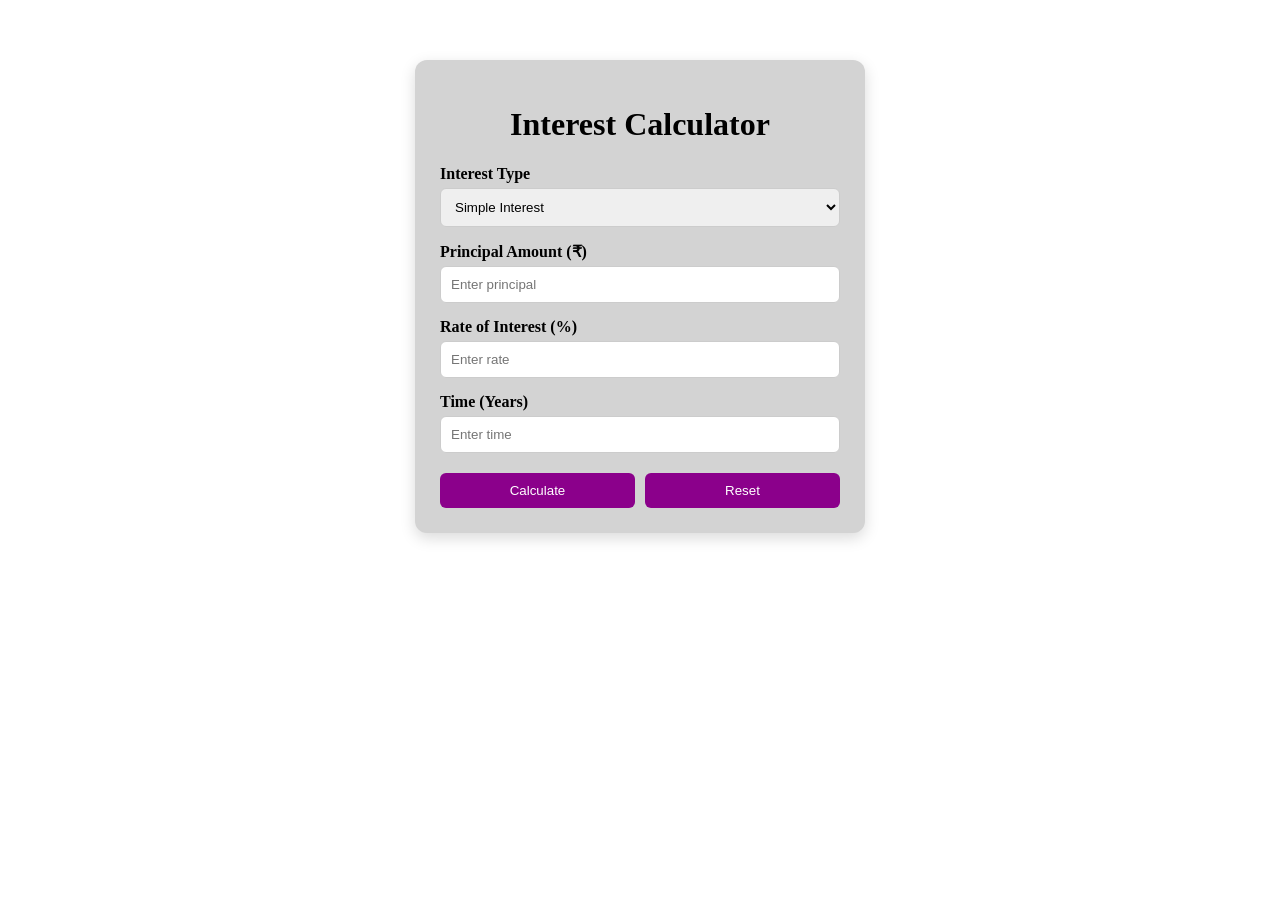
<file: interest.html>
<!DOCTYPE html>
<html lang="en">
<head>
    <meta charset="UTF-8">
    <meta name="viewport" content="width=device-width, initial-scale=1.0">
    <title>Interest Calculator</title>
    <style>
        body{
            margin:0;
            padding:0;
            font-family:'Times New Roman', Times, serif,sans-serif;
            background:white;
        }

        .container{
            width:400px;
            margin:60px auto;
            background:#D3D3D3;
            padding:25px;
            border-radius:12px;
            box-shadow:0 5px 15px rgba(0,0,0,0.15);
        }

        h1{
            text-align:center;
        }

        label{
            display:block;
            margin-top:15px;
            font-weight:bold;
        }

        input,
        select{
            width:100%;
            padding:10px;
            margin-top:5px;
            border-radius:6px;
            border:1px solid #ccc;
            box-sizing:border-box;
        }

        .buttons{
            display:flex;
            gap:10px;
            margin-top:20px;
        }

        button{
            flex:1;
            padding:10px;
            border:none;
            border-radius:6px;
            cursor:pointer;
            background:#8B008B;
            color:white;
        }

        button:hover{
            background:#FFF0F5;
        }

        .result{
            margin-top:20px;
            padding:15px;
            background:#DDA0DD;
            border-radius:8px;
            text-align:center;
            display:none;
        }
    </style>
</head>
<body>

<div class="container">

    <h1> Interest Calculator</h1>

    <label>Interest Type</label>
    <select id="type">
        <option>Simple Interest</option>
        <option>Compound Interest</option>
    </select>

    <label>Principal Amount (₹)</label>
    <input type="number" id="p" min="0" placeholder="Enter principal">

    <label>Rate of Interest (%)</label>
    <input type="number" id="r" min="0" step="0.01" placeholder="Enter rate">

    <label>Time (Years)</label>
    <input type="number" id="t" min="0" step="0.01" placeholder="Enter time">

    <div class="buttons">
        <button onclick="calculate()">Calculate</button>
        <button onclick="resetFields()">Reset</button>
    </div>

    <div id="result" class="result"></div>

</div>

<script>
function calculate(){

    const p = Number(document.getElementById("p").value);
    const r = Number(document.getElementById("r").value);
    const t = Number(document.getElementById("t").value);
    const type = document.getElementById("type").value;

    const result = document.getElementById("result");

    // Validation
    if(!p || !r || !t){
        result.style.display = "block";
        result.innerHTML = "⚠ Please fill all fields.";
        return;
    }

    if(p <= 0 || r <= 0 || t <= 0){
        result.style.display = "block";
        result.innerHTML = "⚠ Values must be greater than zero.";
        return;
    }

    let interest;

    if(type === "Simple Interest"){
        interest = (p*r*t)/100;
    }
    else{
        interest = p*Math.pow((1+r/100),t)-p;
    }

    const total = p + interest;

    result.style.display="block";

    result.innerHTML = `
        <h3>Calculation Result</h3>

        <p><b>Interest:</b> ₹${interest.toLocaleString("en-IN",{minimumFractionDigits:2})}</p>

        <p><b>Total Amount:</b> ₹${total.toLocaleString("en-IN",{minimumFractionDigits:2})}</p>
    `;
}

function resetFields(){

    document.getElementById("p").value="";
    document.getElementById("r").value="";
    document.getElementById("t").value="";
    document.getElementById("type").selectedIndex=0;

    const result=document.getElementById("result");
    result.style.display="none";
    result.innerHTML="";
}

document.querySelectorAll("input").forEach(input => {
    input.addEventListener("keydown", function(event) {
        if (event.key === "Enter") {
            calculate();
        }
    });
});
</script>

</body>
</html>
</file>
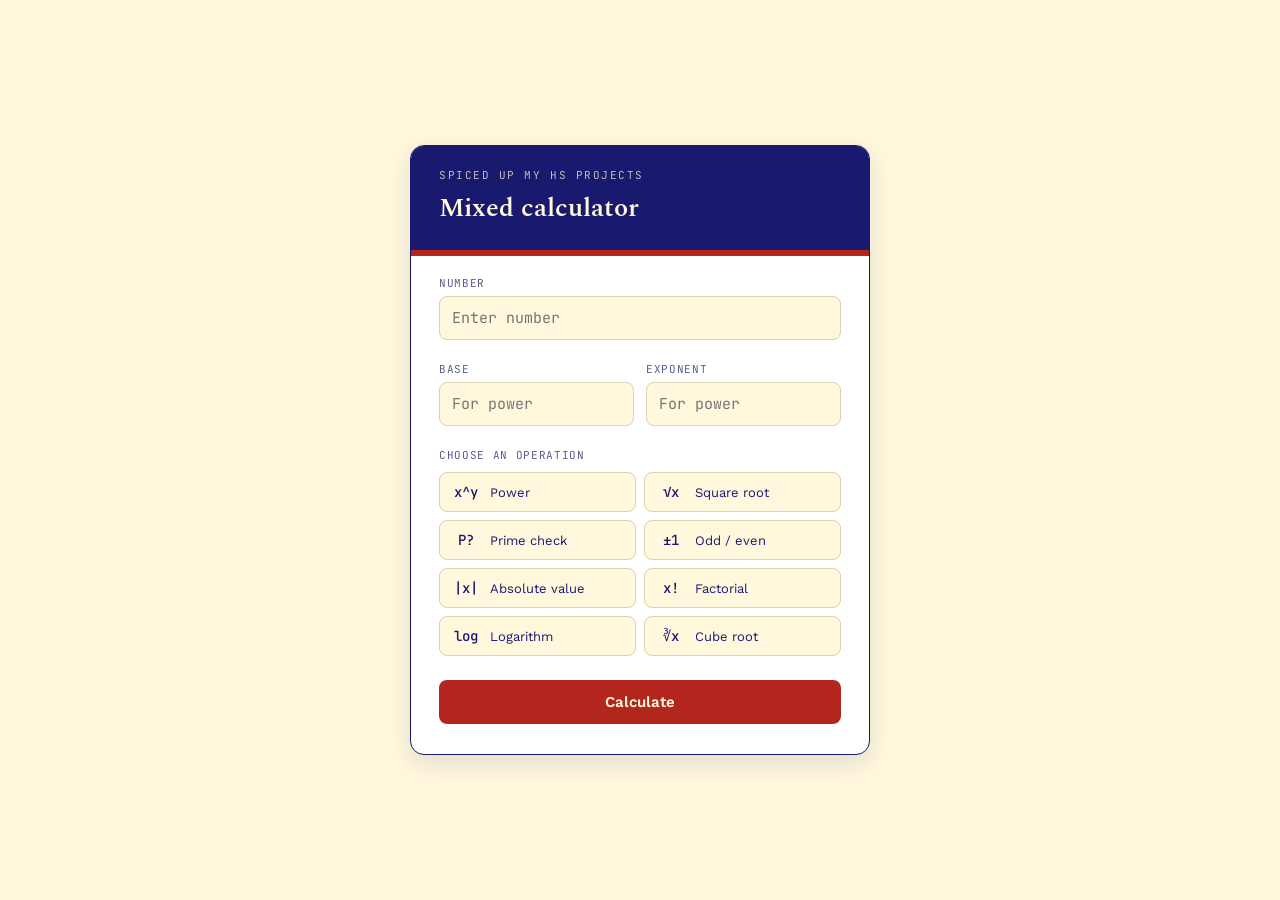
<file: mixed-calculator.html>
<!DOCTYPE html>
<html lang="en">
<head>
<meta charset="UTF-8">
<meta name="viewport" content="width=device-width, initial-scale=1.0">
<title>Mixed Calculator</title>
<link rel="preconnect" href="https://fonts.googleapis.com">
<link rel="preconnect" href="https://fonts.gstatic.com" crossorigin>
<link href="https://fonts.googleapis.com/css2?family=Spectral:wght@500;600&family=Work+Sans:wght@400;500;600&family=JetBrains+Mono:wght@400;500&display=swap" rel="stylesheet">
<style>
  :root{
    --cream:#FFF8DC;
    --cream-dim:#F2E6BE;
    --red:#B3261E;
    --red-bright:#FF0000;
    --midnight:#191970;
    --midnight-light:#2B2B8C;
    --ink:#191970;
    --ink-muted:#5C5C8A;
    --radius:10px;
    --font-display:'Spectral',Georgia,serif;
    --font-body:'Work Sans',system-ui,sans-serif;
    --font-mono:'JetBrains Mono','Courier New',monospace;
  }

  *{box-sizing:border-box;}

  html,body{
    margin:0;
    padding:0;
    background:var(--cream);
    color:var(--ink);
    font-family:var(--font-body);
  }

  body{
    min-height:100vh;
    display:flex;
    align-items:center;
    justify-content:center;
    padding:48px 20px;
  }

  .sheet{
    width:100%;
    max-width:460px;
    background:white;
    border:1px solid var(--midnight);
    border-radius:14px;
    box-shadow:0 8px 24px rgba(25,25,112,0.12);
    overflow:hidden;
  }

  .sheet-head{
    background:var(--midnight);
    padding:22px 28px;
    position:relative;
  }

  .sheet-head::after{
    content:"";
    position:absolute;
    left:0; right:0; bottom:-6px;
    height:6px;
    background:var(--red);
  }

  .eyebrow{
    font-family:var(--font-mono);
    font-size:11px;
    letter-spacing:0.14em;
    text-transform:uppercase;
    color:var(--cream-dim);
    opacity:0.8;
    margin:0 0 6px;
  }

  h1{
    font-family:var(--font-display);
    font-weight:600;
    font-size:26px;
    color:var(--cream);
    margin:0;
  }

  .sheet-body{
    padding:26px 28px 30px;
  }

  .field-group{
    display:grid;
    grid-template-columns:1fr;
    gap:12px;
    margin-bottom:22px;
  }

  .field-group.split{
    grid-template-columns:1fr 1fr;
  }

  label.field-label{
    display:block;
    font-family:var(--font-mono);
    font-size:11px;
    letter-spacing:0.06em;
    text-transform:uppercase;
    color:var(--ink-muted);
    margin-bottom:6px;
  }

  input[type="number"]{
    width:100%;
    padding:11px 12px;
    border-radius:8px;
    border:1.5px solid #D8D2B0;
    background:var(--cream);
    color:var(--ink);
    font-family:var(--font-mono);
    font-size:15px;
  }

  input[type="number"]:focus{
    outline:none;
    border-color:var(--red);
    box-shadow:0 0 0 3px rgba(179,38,30,0.14);
  }

  .op-legend{
    font-family:var(--font-mono);
    font-size:11px;
    letter-spacing:0.06em;
    text-transform:uppercase;
    color:var(--ink-muted);
    margin:0 0 10px;
  }

  .options{
    display:grid;
    grid-template-columns:repeat(2,1fr);
    gap:8px;
    margin-bottom:24px;
  }

  .op-tile{
    position:relative;
  }

  .op-tile input{
    position:absolute;
    opacity:0;
    inset:0;
    margin:0;
    cursor:pointer;
  }

  .op-tile .tile-inner{
    display:flex;
    align-items:center;
    gap:10px;
    padding:10px 12px;
    border-radius:8px;
    border:1.5px solid #D8D2B0;
    background:var(--cream);
    transition:border-color .12s ease, background .12s ease;
  }

  .op-tile .glyph{
    font-family:var(--font-mono);
    font-weight:500;
    font-size:14px;
    color:var(--midnight);
    width:28px;
    text-align:center;
  }

  .op-tile .name{
    font-size:13px;
    color:var(--ink);
  }

  .op-tile input:checked + .tile-inner{
    border-color:var(--red);
    background:#FFF0EE;
  }

  .op-tile input:checked + .tile-inner .glyph{
    color:var(--red);
  }

  .op-tile input:focus-visible + .tile-inner{
    box-shadow:0 0 0 3px rgba(179,38,30,0.18);
  }

  button.calc-btn{
    width:100%;
    padding:13px;
    border:none;
    border-radius:8px;
    background:var(--red);
    color:var(--cream);
    font-family:var(--font-body);
    font-weight:600;
    font-size:15px;
    cursor:pointer;
    transition:background .12s ease;
  }

  button.calc-btn:hover{
    background:#8F1E18;
  }

  #result{
    display:none;
    margin-top:18px;
    background:var(--midnight);
    border-radius:8px;
    padding:16px 18px;
    font-family:var(--font-mono);
    font-size:15px;
    color:var(--cream);
    text-align:right;
  }

  #result.show{
    display:block;
  }

  #result .error{
    color:#FFD3D0;
  }

  @media (max-width:420px){
    .field-group.split{grid-template-columns:1fr;}
    .options{grid-template-columns:1fr;}
  }
</style>
</head>
<body>

  <div class="sheet">
    <div class="sheet-head">
      <p class="eyebrow">spiced up my hs projects</p>
      <h1>Mixed calculator</h1>
    </div>

    <div class="sheet-body">

      <div class="field-group">
        <div>
          <label class="field-label" for="number">Number</label>
          <input type="number" id="number" placeholder="Enter number">
        </div>
      </div>

      <div class="field-group split">
        <div>
          <label class="field-label" for="base">Base</label>
          <input type="number" id="base" placeholder="For power">
        </div>
        <div>
          <label class="field-label" for="exponent">Exponent</label>
          <input type="number" id="exponent" placeholder="For power">
        </div>
      </div>

      <p class="op-legend">Choose an operation</p>
      <div class="options">
        <label class="op-tile">
          <input type="radio" name="operation" value="power">
          <span class="tile-inner"><span class="glyph">x^y</span><span class="name">Power</span></span>
        </label>
        <label class="op-tile">
          <input type="radio" name="operation" value="sqrt">
          <span class="tile-inner"><span class="glyph">&#8730;x</span><span class="name">Square root</span></span>
        </label>
        <label class="op-tile">
          <input type="radio" name="operation" value="prime">
          <span class="tile-inner"><span class="glyph">P?</span><span class="name">Prime check</span></span>
        </label>
        <label class="op-tile">
          <input type="radio" name="operation" value="oddEven">
          <span class="tile-inner"><span class="glyph">±1</span><span class="name">Odd / even</span></span>
        </label>
        <label class="op-tile">
          <input type="radio" name="operation" value="absolute">
          <span class="tile-inner"><span class="glyph">|x|</span><span class="name">Absolute value</span></span>
        </label>
        <label class="op-tile">
          <input type="radio" name="operation" value="factorial">
          <span class="tile-inner"><span class="glyph">x!</span><span class="name">Factorial</span></span>
        </label>
        <label class="op-tile">
          <input type="radio" name="operation" value="log">
          <span class="tile-inner"><span class="glyph">log</span><span class="name">Logarithm</span></span>
        </label>
        <label class="op-tile">
          <input type="radio" name="operation" value="cbrt">
          <span class="tile-inner"><span class="glyph">&#8731;x</span><span class="name">Cube root</span></span>
        </label>
      </div>

      <button class="calc-btn" onclick="performCalculation()">Calculate</button>

      <div id="result"></div>

    </div>
  </div>

  <script>
    function calculatePower() {
        const base = parseFloat(document.getElementById("base").value);
        const exponent = parseFloat(document.getElementById("exponent").value);
        const result = base ** exponent;
        document.getElementById("result").innerHTML =
            `${base}<sup>${exponent}</sup> = <strong>${result}</strong>`;
    }

    function calculateSqrt() {
        const num = parseFloat(document.getElementById("number").value);
        if (num < 0) {
            document.getElementById("result").innerHTML =
                "<span class='error'>Error: Can't find square root of a negative number!</span>";
            return;
        }
        const sqrt = Math.sqrt(num);
        document.getElementById("result").innerHTML =
            `√${num} = <strong>${sqrt.toFixed(4)}</strong>`;
    }

    function FindPrimeNumber() {
        const num = parseInt(document.getElementById("number").value);
        if (num < 0) {
            document.getElementById("result").innerHTML =
                "<span class='error'>Error: Can't check for negative prime numbers!</span>";
            return;
        }
        const prime = isPrime(num);
        document.getElementById("result").innerHTML =
            `${num} is <strong>${prime ? "a prime number" : "not a prime number"}</strong>`;
    }

    function isPrime(n) {
        if (n <= 1) return false;
        for (let i = 2; i <= Math.sqrt(n); i++) {
            if (n % i === 0) return false;
        }
        return true;
    }

    function isOddorEven() {
        const num = parseInt(document.getElementById("number").value);
        const isEven = num % 2 === 0;
        document.getElementById("result").innerHTML =
            `${num} is <strong>${isEven ? "even" : "odd"}</strong>`;
    }

    function absoluteValue() {
        const num = parseFloat(document.getElementById("number").value);
        const absValue = Math.abs(num);
        document.getElementById("result").innerHTML =
            `|${num}| = <strong>${absValue}</strong>`;
    }

    function calculateFactorial() {
        const num = parseInt(document.getElementById("number").value);
        let factorial = 1;
        for (let i = 1; i <= num; i++) {
            factorial *= i;
        }
        document.getElementById("result").innerHTML =
            `${num}! = <strong>${factorial}</strong>`;
    }

    function calculateLogarithm() {
        const num = parseInt(document.getElementById("number").value);
        const logValue = Math.log(num);
        document.getElementById("result").innerHTML =
            `log(${num}) = <strong>${logValue.toFixed(4)}</strong>`;
    }

    function calculateCbrt() {
        const num = parseFloat(document.getElementById("number").value);
        const cbrtValue = Math.cbrt(num);
        document.getElementById("result").innerHTML =
            `∛${num} = <strong>${cbrtValue.toFixed(4)}</strong>`;
    }

    function performCalculation() {
        const result = document.getElementById("result");
        result.classList.add("show");

        const operation = document.querySelector('input[name="operation"]:checked');
        if (!operation) {
            result.innerHTML =
                "<span class='error'>Error: Please select an operation!</span>";
            return;
        }

        try {
            switch (operation.value) {
                case "power": calculatePower(); break;
                case "sqrt": calculateSqrt(); break;
                case "prime": FindPrimeNumber(); break;
                case "oddEven": isOddorEven(); break;
                case "absolute": absoluteValue(); break;
                case "factorial": calculateFactorial(); break;
                case "log": calculateLogarithm(); break;
                case "cbrt": calculateCbrt(); break;
                default:
                    result.innerHTML =
                        "<span class='error'>Error: Unknown operation!</span>";
            }
        } catch (err) {
            result.innerHTML =
                `<span class='error'>Error: ${err.message}</span>`;
        }
    }
  </script>

</body>
</html>
</file>
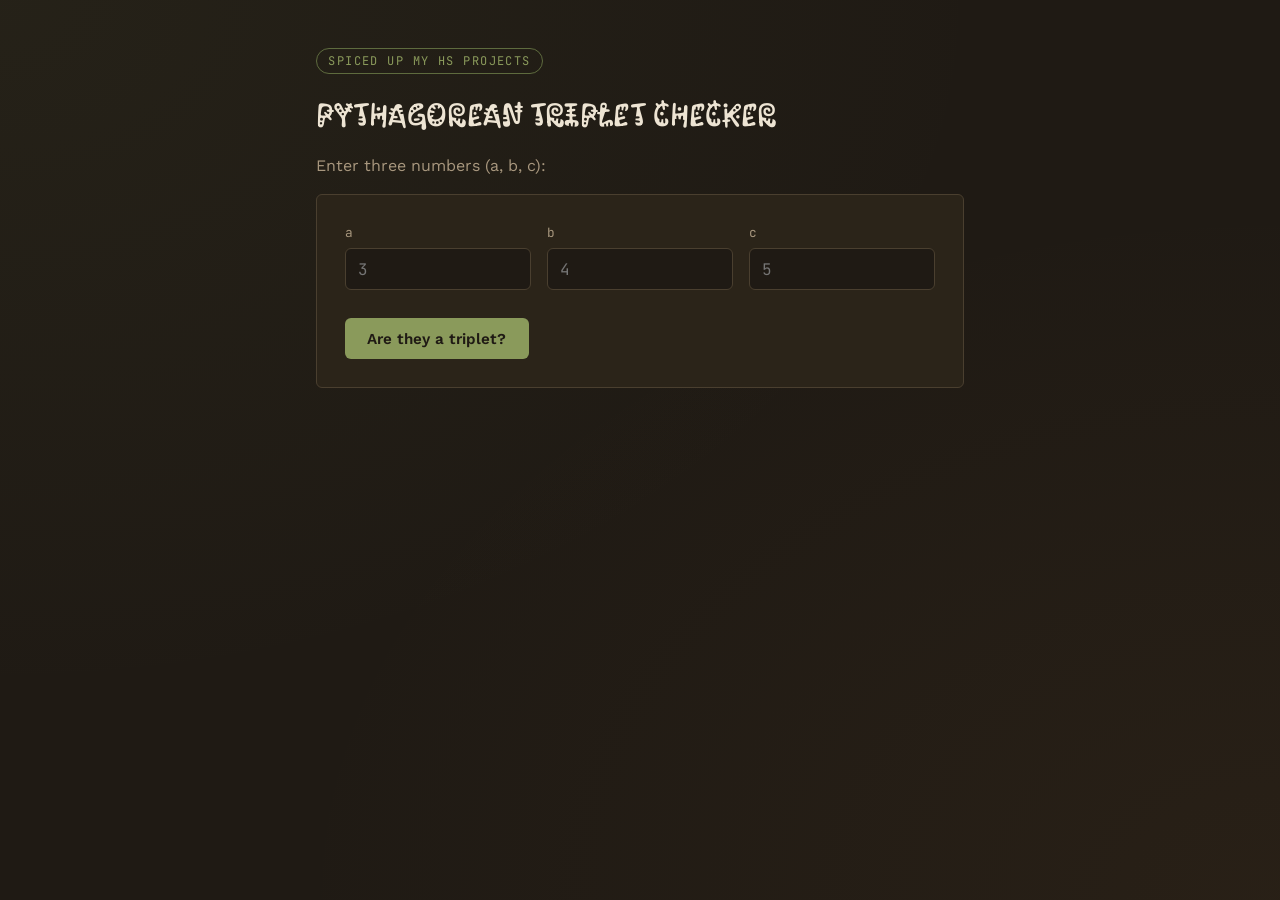
<file: triplethreat.html>
<!DOCTYPE html>
<html lang="en">
<head>
<meta charset="UTF-8">
<meta name="viewport" content="width=device-width, initial-scale=1.0">
<title>Pythagorean Triplet Checker</title>

<link rel="preconnect" href="https://fonts.googleapis.com">
<link rel="preconnect" href="https://fonts.gstatic.com" crossorigin>
<link href="https://fonts.googleapis.com/css2?family=Kablammo&display=swap" rel="stylesheet">

<style>
/* ==========================================================================

   ========================================================================== */

@import url('https://fonts.googleapis.com/css2?family=Spectral:ital,wght@0,400;0,500;0,600;1,400&family=Work+Sans:wght@400;500;600&family=JetBrains+Mono:wght@400;500&display=swap');

:root {
  /* --- color tokens ------------------------------------------------- */
  --soil:        #1F1A14;   /* page background */
  --bark:        #2B2419;   /* card / surface background */
  --bark-light:  #362D1F;   /* hover / raised surface */
  --sand:        #EDE4D3;   /* primary text */
  --sand-dim:    #A8977E;   /* muted / secondary text */
  --moss:        #8A9A5B;   /* accent — success, primary actions */
  --moss-dim:    #5E6B3E;
  --ochre:       #C17F3E;   /* accent — highlight, warnings, focus */
  --rust:        #A64B34;   /* accent — errors */
  --border:      #4A3F2F;

  /* --- type tokens ---------------------------------------------------- */
  --font-display: 'Spectral', Georgia, serif;
  --font-body:    'Work Sans', system-ui, sans-serif;
  --font-mono:    'JetBrains Mono', 'Courier New', monospace;

  /* --- layout tokens ---------------------------------------------------- */
  --radius:  6px;
  --space-1: 0.5rem;
  --space-2: 1rem;
  --space-3: 1.75rem;
  --space-4: 3rem;
  --max-w:   680px;
}

/* --- reset / base ------------------------------------------------------- */
* { box-sizing: border-box; }

html, body {
  margin: 0;
  padding: 0;
  background: var(--soil);
  color: var(--sand);
  font-family: var(--font-body);
  line-height: 1.5;
}

body {
  min-height: 100vh;
  background-image:
    radial-gradient(ellipse at top left, rgba(138,154,91,0.06), transparent 55%),
    radial-gradient(ellipse at bottom right, rgba(193,127,62,0.06), transparent 55%);
}

h1, h2, h3 {
  font-family: var(--font-display);
  font-weight: 600;
  color: var(--sand);
  margin: 0 0 var(--space-2);
  letter-spacing: 0.01em;
}

h1 { font-size: 2rem; }
h2 { font-size: 1.35rem; font-style: italic; font-weight: 400; color: var(--ochre); }

p { color: var(--sand-dim); margin: 0 0 var(--space-2); }

a { color: var(--ochre); }

/* --- layout shell --------------------------------------------------- */
.page {
  max-width: var(--max-w);
  margin: 0 auto;
  padding: var(--space-4) var(--space-2);
}

.eyebrow {
  display: inline-block;
  font-family: var(--font-mono);
  font-size: 0.75rem;
  letter-spacing: 0.12em;
  text-transform: uppercase;
  color: var(--moss);
  border: 1px solid var(--moss-dim);
  border-radius: 999px;
  padding: 0.2rem 0.7rem;
  margin-bottom: var(--space-2);
}

/* --- card / surface --------------------------------------------------- */
.card {
  background: var(--bark);
  border: 1px solid var(--border);
  border-radius: var(--radius);
  padding: var(--space-3);
  margin-bottom: var(--space-3);
}

/* --- form elements --------------------------------------------------- */
label {
  display: block;
  font-family: var(--font-mono);
  font-size: 0.8rem;
  color: var(--sand-dim);
  margin-bottom: 0.35rem;
}

input[type="number"],
input[type="text"] {
  width: 100%;
  background: var(--soil);
  border: 1px solid var(--border);
  border-radius: var(--radius);
  color: var(--sand);
  font-family: var(--font-mono);
  font-size: 1rem;
  padding: 0.6rem 0.75rem;
  transition: border-color 0.15s ease;
}

input:focus {
  outline: none;
  border-color: var(--ochre);
  box-shadow: 0 0 0 3px rgba(193,127,62,0.18);
}

.field-row {
  display: grid;
  grid-template-columns: repeat(3, 1fr);
  gap: var(--space-2);
  margin-bottom: var(--space-3);
}

button {
  font-family: var(--font-body);
  font-weight: 600;
  font-size: 0.95rem;
  color: var(--soil);
  background: var(--moss);
  border: none;
  border-radius: var(--radius);
  padding: 0.7rem 1.4rem;
  cursor: pointer;
  transition: background 0.15s ease, transform 0.1s ease;
}

button:hover  { background: #9DAF69; }
button:active { transform: translateY(1px); }

button.secondary {
  background: transparent;
  color: var(--sand-dim);
  border: 1px solid var(--border);
}

button.secondary:hover {
  background: var(--bark-light);
  color: var(--sand);
}

/* --- result states --------------------------------------------------- */
.result {
  font-family: var(--font-mono);
  border-radius: var(--radius);
  padding: var(--space-2);
  margin-top: var(--space-2);
  border: 1px solid var(--border);
  display: none;
}

.result.show { display: block; }

.result.success {
  border-color: var(--moss-dim);
  background: rgba(138,154,91,0.08);
  color: var(--moss);
}

.result.fail {
  border-color: var(--rust);
  background: rgba(166,75,52,0.08);
  color: #D48B77;
}

/* --- footer / meta --------------------------------------------------- */
.meta {
  font-family: var(--font-mono);
  font-size: 0.75rem;
  color: var(--sand-dim);
  text-align: center;
  margin-top: var(--space-4);
}

/* --- utility --------------------------------------------------- */
.center { text-align: center; }
.flex-between { display: flex; align-items: center; justify-content: space-between; gap: var(--space-2); }

@media (max-width: 480px) {
  .field-row { grid-template-columns: 1fr; }
  h1 { font-size: 1.6rem; }
}

/* Kablammo just for the heading — everything else stays on the template */
h1.kablammo {
  font-family: "Kablammo", system-ui;
  font-optical-sizing: auto;
  font-weight: 400;
  font-variation-settings: "MORF" 0;
}
</style>
</head>
<body>
  <div class="page">
    <span class="eyebrow">spiced up my hs projects</span>
    <h1 class="kablammo">Pythagorean Triplet Checker</h1>
    <p>Enter three numbers (a, b, c):</p>

    <div class="card">
      <div class="field-row">
        <div>
          <label for="a">a</label>
          <input type="number" id="a" placeholder="3">
        </div>
        <div>
          <label for="b">b</label>
          <input type="number" id="b" placeholder="4">
        </div>
        <div>
          <label for="c">c</label>
          <input type="number" id="c" placeholder="5">
        </div>
      </div>

      <button onclick="Pytha()">Are they a triplet?</button>
      <div id="result" class="result"></div>
    </div>
  </div>

  <script>
function Pytha() {
    // Get raw input values
    const aVal = document.getElementById("a").value;
    const bVal = document.getElementById("b").value;
    const cVal = document.getElementById("c").value;

    const resultElement = document.getElementById("result");

    const a = Number(aVal);
    const b = Number(bVal);
    const c = Number(cVal);

    

    // Find the largest number (hypotenuse)
    const max = Math.max(a, b, c);
    let sumOfSquares;

    // Check if c is the hypotenuse
    if (max === c) {
        sumOfSquares = a * a + b * b;
    }
    // Check if b is the hypotenuse
    else if (max === b) {
        sumOfSquares = a * a + c * c;
    }
    // Else, a must be the hypotenuse
    else {
        sumOfSquares = b * b + c * c;
    }

    // Compare sum of squares to hypotenuse squared
    const isTriplet = (sumOfSquares === max * max);

    // Display result using the template's result states
    if (isTriplet) {
        resultElement.textContent = `Yes! (${a}, ${b}, ${c}) is a Pythagorean triplet!`;
        resultElement.className = "result show success";
    } else {
        resultElement.textContent = `No! (${a}, ${b}, ${c}) is NOT a Pythagorean triplet.`;
        resultElement.className = "result show fail";
    }
}
  </script>
</body>
</html>
</file>
